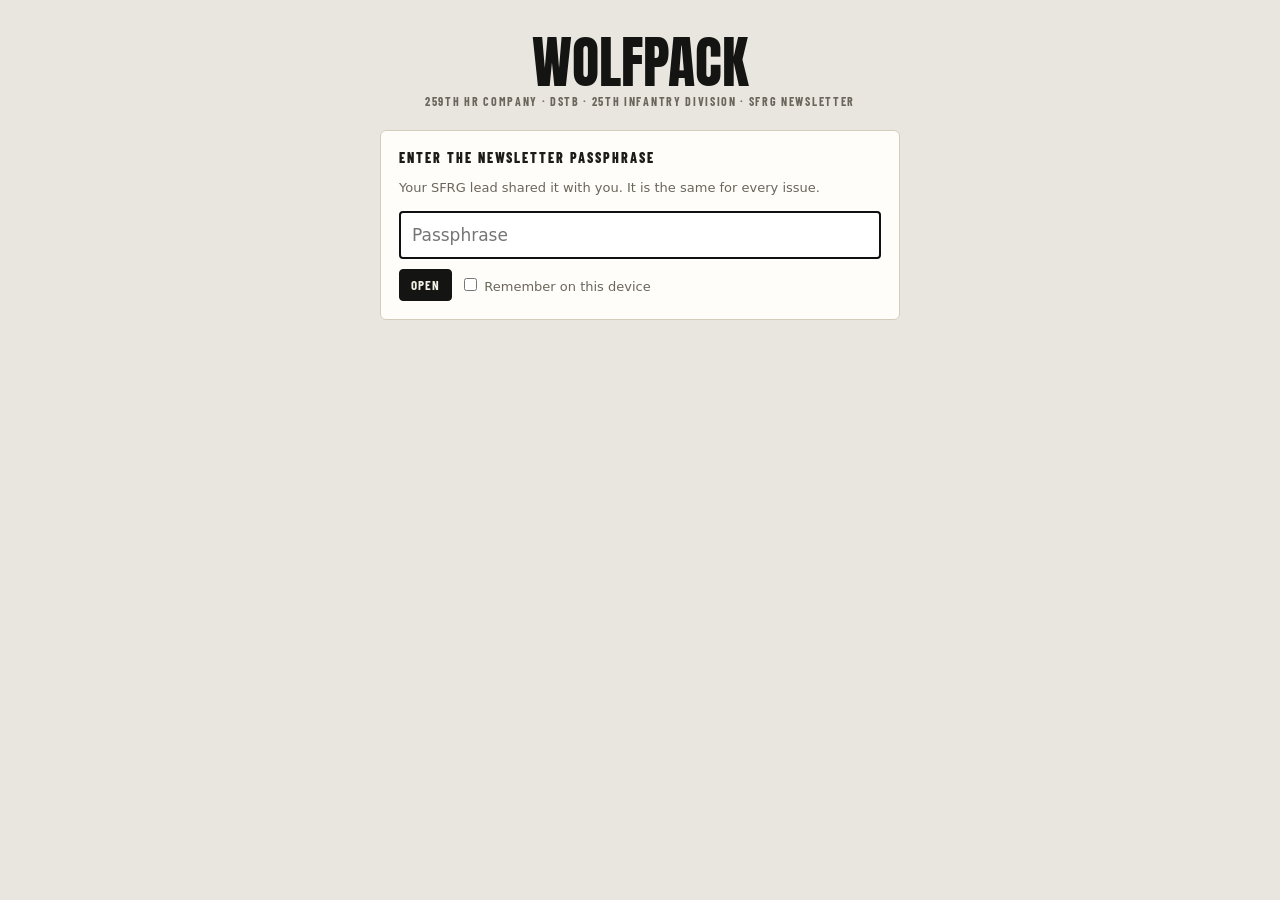
<file: index.html>
<!DOCTYPE html>
<html lang="en">
<head>
<meta charset="utf-8">
<meta name="viewport" content="width=device-width, initial-scale=1">
<meta name="robots" content="noindex, nofollow">
<meta name="theme-color" content="#141412">
<title>Wolfpack Newsletter</title>
<link rel="stylesheet" href="assets/fonts/fonts.css">
<link rel="stylesheet" href="assets/css/wolfpack.css">
<link rel="stylesheet" href="assets/css/ui.css">
</head>
<body class="vw">
<div class="vw-wrap">
  <header class="vw-head ui-noprint">
    <div class="vw-mast">WOLFPACK</div>
    <div class="vw-unit">259th HR Company · DSTB · 25th Infantry Division · SFRG newsletter</div>
  </header>

  <section class="vw-card ui-noprint" id="cardPass" hidden>
    <h2>Enter the newsletter passphrase</h2>
    <p class="ui-note">Your SFRG lead shared it with you. It is the same for every issue.</p>
    <form id="formPass">
      <input type="password" id="pass" autocomplete="current-password" placeholder="Passphrase" required>
      <div id="passErr" style="margin-top:8px"></div>
      <div style="margin-top:10px;display:flex;gap:8px;align-items:center">
        <button class="ui-btn" type="submit">Open</button>
        <label class="ui-note"><input type="checkbox" id="remember"> Remember on this device</label>
      </div>
    </form>
  </section>

  <section class="vw-card ui-noprint" id="cardList" hidden>
    <h2>Issues</h2>
    <ul class="vw-list" id="list"></ul>
    <div class="vw-empty" id="empty" hidden>No issues have been published yet.</div>
    <div style="margin-top:12px;text-align:right"><button class="ui-btn ui-btn--ghost" id="btnLock" type="button" style="background:#fff;color:#1c1b18;border-color:#d6ccbb">Forget passphrase</button></div>
  </section>

  <section id="issue" hidden>
    <div class="vw-tools ui-noprint">
      <button class="ui-btn" id="btnBack" type="button">&larr; All issues</button>
      <button class="ui-btn" id="btnPdf" type="button">Download PDF</button>
      <button class="ui-btn" id="btnEmail" type="button">Email version</button>
    </div>
    <div class="wp-stage vw-stage" id="stage"></div>
  </section>

  <div class="vw-empty ui-noprint" id="loading">Loading…</div>
</div>
<div class="ui-toast" id="toast"></div>

<script src="assets/js/schema.js"></script>
<script src="assets/js/crypto.js"></script>
<script src="assets/js/templates.js"></script>
<script src="assets/js/email.js"></script>
<script src="assets/js/viewer.js"></script>
</body>
</html>
</file>
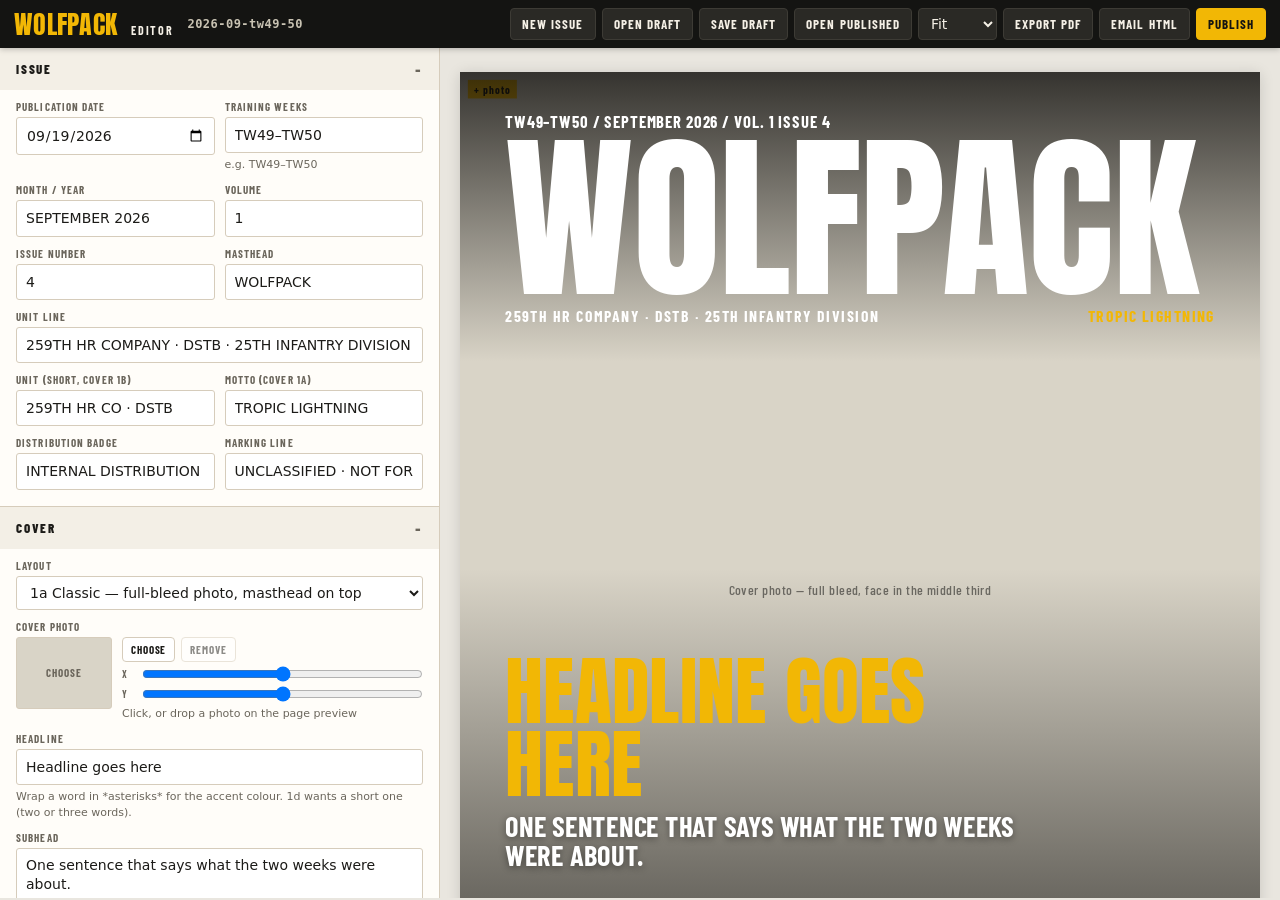
<file: editor/index.html>
<!DOCTYPE html>
<html lang="en">
<head>
<meta charset="utf-8">
<meta name="viewport" content="width=device-width, initial-scale=1">
<meta name="robots" content="noindex">
<title>Wolfpack Editor</title>
<link rel="stylesheet" href="../assets/fonts/fonts.css">
<link rel="stylesheet" href="../assets/css/wolfpack.css">
<link rel="stylesheet" href="../assets/css/ui.css">
</head>
<body class="ed">

<header class="ui-bar ui-noprint">
  <div class="ui-brand">WOLFPACK <span>editor</span></div>
  <span class="ui-id" id="issueId">—</span>
  <div class="ui-actions">
    <button class="ui-btn" id="btnNew" title="Start the next issue from this one (dates and numbers advance two weeks)">New issue</button>
    <button class="ui-btn" id="btnOpen" title="Open a saved draft (.json)">Open draft</button>
    <button class="ui-btn" id="btnSave" title="Download this draft as JSON">Save draft</button>
    <button class="ui-btn" id="btnOpenEnc" title="Open a published issue (.enc) with its passphrase">Open published</button>
    <select class="ui-select" id="zoom" title="Preview zoom">
      <option value="fit">Fit</option><option value="0.5">50%</option><option value="0.75">75%</option><option value="1">100%</option>
    </select>
    <button class="ui-btn" id="btnPdf" title="Print the pages to PDF (Letter, no margins)">Export PDF</button>
    <button class="ui-btn" id="btnEmail" title="Generate the email version">Email HTML</button>
    <button class="ui-btn ui-btn--gold" id="btnPublish" title="Encrypt this issue for the website">Publish</button>
  </div>
</header>

<main class="ed-main">
  <aside class="ed-form ui-noprint">
    <div id="form"></div>
    <div class="ed-status" id="status"></div>
  </aside>
  <section class="ed-preview" id="previewPane">
    <div class="wp-stage" id="stage"></div>
  </section>
</main>

<input type="file" id="fileDraft" accept="application/json,.json" hidden>
<input type="file" id="fileEnc" accept=".enc" hidden>
<input type="file" id="filePhoto" accept="image/*" hidden>

<dialog class="ui-dlg ui-noprint" id="dlgEmail">
  <div class="ui-dlg__head">Email version</div>
  <div class="ui-dlg__body">
    <div class="ui-note">Paste into a new message in Outlook (Insert as HTML) or download the file and open it, select all, copy, and paste into the message body. Gmail web drops the cover image; the text, link and layout survive.</div>
    <textarea id="emailHtml" spellcheck="false"></textarea>
  </div>
  <div class="ui-dlg__foot">
    <button class="ui-btn" id="emailPreview">Preview</button>
    <button class="ui-btn" id="emailDownload">Download .html</button>
    <button class="ui-btn ui-btn--gold" id="emailCopy">Copy HTML</button>
    <button class="ui-btn" data-close>Close</button>
  </div>
</dialog>

<dialog class="ui-dlg ui-noprint" id="dlgPublish">
  <div class="ui-dlg__head">Publish issue</div>
  <div class="ui-dlg__body">
    <div id="pubChecks"></div>
    <div class="ui-note">The issue is encrypted in this browser with the passphrase below. The website and the GitHub repo only ever hold the encrypted file. Families need this same passphrase to read it, so use one passphrase for every issue and share it in person or by text, not in the email.</div>
    <label>Passphrase (10+ characters, not digits only)<input type="password" id="pubPass" autocomplete="off"></label>
    <label>Repeat passphrase<input type="password" id="pubPass2" autocomplete="off"></label>
    <div id="pubResult"></div>
  </div>
  <div class="ui-dlg__foot">
    <button class="ui-btn" data-close>Cancel</button>
    <button class="ui-btn ui-btn--gold" id="pubGo">Encrypt &amp; download</button>
  </div>
</dialog>

<dialog class="ui-dlg ui-noprint" id="dlgPass">
  <div class="ui-dlg__head">Passphrase</div>
  <div class="ui-dlg__body">
    <div class="ui-note" id="passNote">Enter the passphrase this issue was published with.</div>
    <input type="password" id="passIn" autocomplete="off">
    <div id="passErr"></div>
  </div>
  <div class="ui-dlg__foot">
    <button class="ui-btn" data-close>Cancel</button>
    <button class="ui-btn ui-btn--gold" id="passGo">Open</button>
  </div>
</dialog>

<div class="ui-toast" id="toast"></div>

<script src="../assets/js/schema.js"></script>
<script src="../assets/js/crypto.js"></script>
<script src="../assets/js/templates.js"></script>
<script src="../assets/js/photos.js"></script>
<script src="../assets/js/email.js"></script>
<script src="../assets/js/editor.js"></script>
</body>
</html>
</file>
<file: assets/fonts/fonts.css>
/* Self-hosted web fonts extracted from the Wolfpack design export.
 * Anton, Barlow Condensed, IBM Plex Mono and Source Serif 4 are all
 * released under the SIL Open Font License 1.1. */

/* Anton 400 normal - vietnamese */
@font-face {
  font-family: 'Anton';
  font-style: normal;
  font-weight: 400;
  font-display: swap;
  src: url("anton-400-normal-vietnamese.woff2") format('woff2');
  unicode-range: U+0102-0103, U+0110-0111, U+0128-0129, U+0168-0169, U+01A0-01A1, U+01AF-01B0, U+0300-0301, U+0303-0304, U+0308-0309, U+0323, U+0329, U+1EA0-1EF9, U+20AB;
}
/* Anton 400 normal - latin-ext */
@font-face {
  font-family: 'Anton';
  font-style: normal;
  font-weight: 400;
  font-display: swap;
  src: url("anton-400-normal-latin-ext.woff2") format('woff2');
  unicode-range: U+0100-02BA, U+02BD-02C5, U+02C7-02CC, U+02CE-02D7, U+02DD-02FF, U+0304, U+0308, U+0329, U+1D00-1DBF, U+1E00-1E9F, U+1EF2-1EFF, U+2020, U+20A0-20AB, U+20AD-20C0, U+2113, U+2C60-2C7F, U+A720-A7FF;
}
/* Anton 400 normal - latin */
@font-face {
  font-family: 'Anton';
  font-style: normal;
  font-weight: 400;
  font-display: swap;
  src: url("anton-400-normal-latin.woff2") format('woff2');
  unicode-range: U+0000-00FF, U+0131, U+0152-0153, U+02BB-02BC, U+02C6, U+02DA, U+02DC, U+0304, U+0308, U+0329, U+2000-206F, U+20AC, U+2122, U+2191, U+2193, U+2212, U+2215, U+FEFF, U+FFFD;
}
/* Barlow Condensed 500 normal - vietnamese */
@font-face {
  font-family: 'Barlow Condensed';
  font-style: normal;
  font-weight: 500;
  font-display: swap;
  src: url("barlow-condensed-500-normal-vietnamese.woff2") format('woff2');
  unicode-range: U+0102-0103, U+0110-0111, U+0128-0129, U+0168-0169, U+01A0-01A1, U+01AF-01B0, U+0300-0301, U+0303-0304, U+0308-0309, U+0323, U+0329, U+1EA0-1EF9, U+20AB;
}
/* Barlow Condensed 500 normal - latin-ext */
@font-face {
  font-family: 'Barlow Condensed';
  font-style: normal;
  font-weight: 500;
  font-display: swap;
  src: url("barlow-condensed-500-normal-latin-ext.woff2") format('woff2');
  unicode-range: U+0100-02BA, U+02BD-02C5, U+02C7-02CC, U+02CE-02D7, U+02DD-02FF, U+0304, U+0308, U+0329, U+1D00-1DBF, U+1E00-1E9F, U+1EF2-1EFF, U+2020, U+20A0-20AB, U+20AD-20C0, U+2113, U+2C60-2C7F, U+A720-A7FF;
}
/* Barlow Condensed 500 normal - latin */
@font-face {
  font-family: 'Barlow Condensed';
  font-style: normal;
  font-weight: 500;
  font-display: swap;
  src: url("barlow-condensed-500-normal-latin.woff2") format('woff2');
  unicode-range: U+0000-00FF, U+0131, U+0152-0153, U+02BB-02BC, U+02C6, U+02DA, U+02DC, U+0304, U+0308, U+0329, U+2000-206F, U+20AC, U+2122, U+2191, U+2193, U+2212, U+2215, U+FEFF, U+FFFD;
}
/* Barlow Condensed 600 normal - vietnamese */
@font-face {
  font-family: 'Barlow Condensed';
  font-style: normal;
  font-weight: 600;
  font-display: swap;
  src: url("barlow-condensed-600-normal-vietnamese.woff2") format('woff2');
  unicode-range: U+0102-0103, U+0110-0111, U+0128-0129, U+0168-0169, U+01A0-01A1, U+01AF-01B0, U+0300-0301, U+0303-0304, U+0308-0309, U+0323, U+0329, U+1EA0-1EF9, U+20AB;
}
/* Barlow Condensed 600 normal - latin-ext */
@font-face {
  font-family: 'Barlow Condensed';
  font-style: normal;
  font-weight: 600;
  font-display: swap;
  src: url("barlow-condensed-600-normal-latin-ext.woff2") format('woff2');
  unicode-range: U+0100-02BA, U+02BD-02C5, U+02C7-02CC, U+02CE-02D7, U+02DD-02FF, U+0304, U+0308, U+0329, U+1D00-1DBF, U+1E00-1E9F, U+1EF2-1EFF, U+2020, U+20A0-20AB, U+20AD-20C0, U+2113, U+2C60-2C7F, U+A720-A7FF;
}
/* Barlow Condensed 600 normal - latin */
@font-face {
  font-family: 'Barlow Condensed';
  font-style: normal;
  font-weight: 600;
  font-display: swap;
  src: url("barlow-condensed-600-normal-latin.woff2") format('woff2');
  unicode-range: U+0000-00FF, U+0131, U+0152-0153, U+02BB-02BC, U+02C6, U+02DA, U+02DC, U+0304, U+0308, U+0329, U+2000-206F, U+20AC, U+2122, U+2191, U+2193, U+2212, U+2215, U+FEFF, U+FFFD;
}
/* Barlow Condensed 700 normal - vietnamese */
@font-face {
  font-family: 'Barlow Condensed';
  font-style: normal;
  font-weight: 700;
  font-display: swap;
  src: url("barlow-condensed-700-normal-vietnamese.woff2") format('woff2');
  unicode-range: U+0102-0103, U+0110-0111, U+0128-0129, U+0168-0169, U+01A0-01A1, U+01AF-01B0, U+0300-0301, U+0303-0304, U+0308-0309, U+0323, U+0329, U+1EA0-1EF9, U+20AB;
}
/* Barlow Condensed 700 normal - latin-ext */
@font-face {
  font-family: 'Barlow Condensed';
  font-style: normal;
  font-weight: 700;
  font-display: swap;
  src: url("barlow-condensed-700-normal-latin-ext.woff2") format('woff2');
  unicode-range: U+0100-02BA, U+02BD-02C5, U+02C7-02CC, U+02CE-02D7, U+02DD-02FF, U+0304, U+0308, U+0329, U+1D00-1DBF, U+1E00-1E9F, U+1EF2-1EFF, U+2020, U+20A0-20AB, U+20AD-20C0, U+2113, U+2C60-2C7F, U+A720-A7FF;
}
/* Barlow Condensed 700 normal - latin */
@font-face {
  font-family: 'Barlow Condensed';
  font-style: normal;
  font-weight: 700;
  font-display: swap;
  src: url("barlow-condensed-700-normal-latin.woff2") format('woff2');
  unicode-range: U+0000-00FF, U+0131, U+0152-0153, U+02BB-02BC, U+02C6, U+02DA, U+02DC, U+0304, U+0308, U+0329, U+2000-206F, U+20AC, U+2122, U+2191, U+2193, U+2212, U+2215, U+FEFF, U+FFFD;
}
/* Barlow Condensed 800 normal - vietnamese */
@font-face {
  font-family: 'Barlow Condensed';
  font-style: normal;
  font-weight: 800;
  font-display: swap;
  src: url("barlow-condensed-800-normal-vietnamese.woff2") format('woff2');
  unicode-range: U+0102-0103, U+0110-0111, U+0128-0129, U+0168-0169, U+01A0-01A1, U+01AF-01B0, U+0300-0301, U+0303-0304, U+0308-0309, U+0323, U+0329, U+1EA0-1EF9, U+20AB;
}
/* Barlow Condensed 800 normal - latin-ext */
@font-face {
  font-family: 'Barlow Condensed';
  font-style: normal;
  font-weight: 800;
  font-display: swap;
  src: url("barlow-condensed-800-normal-latin-ext.woff2") format('woff2');
  unicode-range: U+0100-02BA, U+02BD-02C5, U+02C7-02CC, U+02CE-02D7, U+02DD-02FF, U+0304, U+0308, U+0329, U+1D00-1DBF, U+1E00-1E9F, U+1EF2-1EFF, U+2020, U+20A0-20AB, U+20AD-20C0, U+2113, U+2C60-2C7F, U+A720-A7FF;
}
/* Barlow Condensed 800 normal - latin */
@font-face {
  font-family: 'Barlow Condensed';
  font-style: normal;
  font-weight: 800;
  font-display: swap;
  src: url("barlow-condensed-800-normal-latin.woff2") format('woff2');
  unicode-range: U+0000-00FF, U+0131, U+0152-0153, U+02BB-02BC, U+02C6, U+02DA, U+02DC, U+0304, U+0308, U+0329, U+2000-206F, U+20AC, U+2122, U+2191, U+2193, U+2212, U+2215, U+FEFF, U+FFFD;
}
/* IBM Plex Mono 500 normal - cyrillic-ext */
@font-face {
  font-family: 'IBM Plex Mono';
  font-style: normal;
  font-weight: 500;
  font-display: swap;
  src: url("ibm-plex-mono-500-normal-cyrillic-ext.woff2") format('woff2');
  unicode-range: U+0460-052F, U+1C80-1C8A, U+20B4, U+2DE0-2DFF, U+A640-A69F, U+FE2E-FE2F;
}
/* IBM Plex Mono 500 normal - cyrillic */
@font-face {
  font-family: 'IBM Plex Mono';
  font-style: normal;
  font-weight: 500;
  font-display: swap;
  src: url("ibm-plex-mono-500-normal-cyrillic.woff2") format('woff2');
  unicode-range: U+0301, U+0400-045F, U+0490-0491, U+04B0-04B1, U+2116;
}
/* IBM Plex Mono 500 normal - vietnamese */
@font-face {
  font-family: 'IBM Plex Mono';
  font-style: normal;
  font-weight: 500;
  font-display: swap;
  src: url("ibm-plex-mono-500-normal-vietnamese.woff2") format('woff2');
  unicode-range: U+0102-0103, U+0110-0111, U+0128-0129, U+0168-0169, U+01A0-01A1, U+01AF-01B0, U+0300-0301, U+0303-0304, U+0308-0309, U+0323, U+0329, U+1EA0-1EF9, U+20AB;
}
/* IBM Plex Mono 500 normal - latin-ext */
@font-face {
  font-family: 'IBM Plex Mono';
  font-style: normal;
  font-weight: 500;
  font-display: swap;
  src: url("ibm-plex-mono-500-normal-latin-ext.woff2") format('woff2');
  unicode-range: U+0100-02BA, U+02BD-02C5, U+02C7-02CC, U+02CE-02D7, U+02DD-02FF, U+0304, U+0308, U+0329, U+1D00-1DBF, U+1E00-1E9F, U+1EF2-1EFF, U+2020, U+20A0-20AB, U+20AD-20C0, U+2113, U+2C60-2C7F, U+A720-A7FF;
}
/* IBM Plex Mono 500 normal - latin */
@font-face {
  font-family: 'IBM Plex Mono';
  font-style: normal;
  font-weight: 500;
  font-display: swap;
  src: url("ibm-plex-mono-500-normal-latin.woff2") format('woff2');
  unicode-range: U+0000-00FF, U+0131, U+0152-0153, U+02BB-02BC, U+02C6, U+02DA, U+02DC, U+0304, U+0308, U+0329, U+2000-206F, U+20AC, U+2122, U+2191, U+2193, U+2212, U+2215, U+FEFF, U+FFFD;
}
/* IBM Plex Mono 600 normal - cyrillic-ext */
@font-face {
  font-family: 'IBM Plex Mono';
  font-style: normal;
  font-weight: 600;
  font-display: swap;
  src: url("ibm-plex-mono-600-normal-cyrillic-ext.woff2") format('woff2');
  unicode-range: U+0460-052F, U+1C80-1C8A, U+20B4, U+2DE0-2DFF, U+A640-A69F, U+FE2E-FE2F;
}
/* IBM Plex Mono 600 normal - cyrillic */
@font-face {
  font-family: 'IBM Plex Mono';
  font-style: normal;
  font-weight: 600;
  font-display: swap;
  src: url("ibm-plex-mono-600-normal-cyrillic.woff2") format('woff2');
  unicode-range: U+0301, U+0400-045F, U+0490-0491, U+04B0-04B1, U+2116;
}
/* IBM Plex Mono 600 normal - vietnamese */
@font-face {
  font-family: 'IBM Plex Mono';
  font-style: normal;
  font-weight: 600;
  font-display: swap;
  src: url("ibm-plex-mono-600-normal-vietnamese.woff2") format('woff2');
  unicode-range: U+0102-0103, U+0110-0111, U+0128-0129, U+0168-0169, U+01A0-01A1, U+01AF-01B0, U+0300-0301, U+0303-0304, U+0308-0309, U+0323, U+0329, U+1EA0-1EF9, U+20AB;
}
/* IBM Plex Mono 600 normal - latin-ext */
@font-face {
  font-family: 'IBM Plex Mono';
  font-style: normal;
  font-weight: 600;
  font-display: swap;
  src: url("ibm-plex-mono-600-normal-latin-ext.woff2") format('woff2');
  unicode-range: U+0100-02BA, U+02BD-02C5, U+02C7-02CC, U+02CE-02D7, U+02DD-02FF, U+0304, U+0308, U+0329, U+1D00-1DBF, U+1E00-1E9F, U+1EF2-1EFF, U+2020, U+20A0-20AB, U+20AD-20C0, U+2113, U+2C60-2C7F, U+A720-A7FF;
}
/* IBM Plex Mono 600 normal - latin */
@font-face {
  font-family: 'IBM Plex Mono';
  font-style: normal;
  font-weight: 600;
  font-display: swap;
  src: url("ibm-plex-mono-600-normal-latin.woff2") format('woff2');
  unicode-range: U+0000-00FF, U+0131, U+0152-0153, U+02BB-02BC, U+02C6, U+02DA, U+02DC, U+0304, U+0308, U+0329, U+2000-206F, U+20AC, U+2122, U+2191, U+2193, U+2212, U+2215, U+FEFF, U+FFFD;
}
/* Source Serif 4 400 italic - cyrillic-ext */
@font-face {
  font-family: 'Source Serif 4';
  font-style: italic;
  font-weight: 400;
  font-display: swap;
  src: url("source-serif-4-400-italic-cyrillic-ext.woff2") format('woff2');
  unicode-range: U+0460-052F, U+1C80-1C8A, U+20B4, U+2DE0-2DFF, U+A640-A69F, U+FE2E-FE2F;
}
/* Source Serif 4 400 italic - cyrillic */
@font-face {
  font-family: 'Source Serif 4';
  font-style: italic;
  font-weight: 400;
  font-display: swap;
  src: url("source-serif-4-400-italic-cyrillic.woff2") format('woff2');
  unicode-range: U+0301, U+0400-045F, U+0490-0491, U+04B0-04B1, U+2116;
}
/* Source Serif 4 400 italic - greek */
@font-face {
  font-family: 'Source Serif 4';
  font-style: italic;
  font-weight: 400;
  font-display: swap;
  src: url("source-serif-4-400-italic-greek.woff2") format('woff2');
  unicode-range: U+0370-0377, U+037A-037F, U+0384-038A, U+038C, U+038E-03A1, U+03A3-03FF;
}
/* Source Serif 4 400 italic - vietnamese */
@font-face {
  font-family: 'Source Serif 4';
  font-style: italic;
  font-weight: 400;
  font-display: swap;
  src: url("source-serif-4-400-italic-vietnamese.woff2") format('woff2');
  unicode-range: U+0102-0103, U+0110-0111, U+0128-0129, U+0168-0169, U+01A0-01A1, U+01AF-01B0, U+0300-0301, U+0303-0304, U+0308-0309, U+0323, U+0329, U+1EA0-1EF9, U+20AB;
}
/* Source Serif 4 400 italic - latin-ext */
@font-face {
  font-family: 'Source Serif 4';
  font-style: italic;
  font-weight: 400;
  font-display: swap;
  src: url("source-serif-4-400-italic-latin-ext.woff2") format('woff2');
  unicode-range: U+0100-02BA, U+02BD-02C5, U+02C7-02CC, U+02CE-02D7, U+02DD-02FF, U+0304, U+0308, U+0329, U+1D00-1DBF, U+1E00-1E9F, U+1EF2-1EFF, U+2020, U+20A0-20AB, U+20AD-20C0, U+2113, U+2C60-2C7F, U+A720-A7FF;
}
/* Source Serif 4 400 italic - latin */
@font-face {
  font-family: 'Source Serif 4';
  font-style: italic;
  font-weight: 400;
  font-display: swap;
  src: url("source-serif-4-400-italic-latin.woff2") format('woff2');
  unicode-range: U+0000-00FF, U+0131, U+0152-0153, U+02BB-02BC, U+02C6, U+02DA, U+02DC, U+0304, U+0308, U+0329, U+2000-206F, U+20AC, U+2122, U+2191, U+2193, U+2212, U+2215, U+FEFF, U+FFFD;
}
/* Source Serif 4 400 normal - cyrillic-ext */
@font-face {
  font-family: 'Source Serif 4';
  font-style: normal;
  font-weight: 400;
  font-display: swap;
  src: url("source-serif-4-400-normal-cyrillic-ext.woff2") format('woff2');
  unicode-range: U+0460-052F, U+1C80-1C8A, U+20B4, U+2DE0-2DFF, U+A640-A69F, U+FE2E-FE2F;
}
/* Source Serif 4 400 normal - cyrillic */
@font-face {
  font-family: 'Source Serif 4';
  font-style: normal;
  font-weight: 400;
  font-display: swap;
  src: url("source-serif-4-400-normal-cyrillic.woff2") format('woff2');
  unicode-range: U+0301, U+0400-045F, U+0490-0491, U+04B0-04B1, U+2116;
}
/* Source Serif 4 400 normal - greek */
@font-face {
  font-family: 'Source Serif 4';
  font-style: normal;
  font-weight: 400;
  font-display: swap;
  src: url("source-serif-4-400-normal-greek.woff2") format('woff2');
  unicode-range: U+0370-0377, U+037A-037F, U+0384-038A, U+038C, U+038E-03A1, U+03A3-03FF;
}
/* Source Serif 4 400 normal - vietnamese */
@font-face {
  font-family: 'Source Serif 4';
  font-style: normal;
  font-weight: 400;
  font-display: swap;
  src: url("source-serif-4-400-normal-vietnamese.woff2") format('woff2');
  unicode-range: U+0102-0103, U+0110-0111, U+0128-0129, U+0168-0169, U+01A0-01A1, U+01AF-01B0, U+0300-0301, U+0303-0304, U+0308-0309, U+0323, U+0329, U+1EA0-1EF9, U+20AB;
}
/* Source Serif 4 400 normal - latin-ext */
@font-face {
  font-family: 'Source Serif 4';
  font-style: normal;
  font-weight: 400;
  font-display: swap;
  src: url("source-serif-4-400-normal-latin-ext.woff2") format('woff2');
  unicode-range: U+0100-02BA, U+02BD-02C5, U+02C7-02CC, U+02CE-02D7, U+02DD-02FF, U+0304, U+0308, U+0329, U+1D00-1DBF, U+1E00-1E9F, U+1EF2-1EFF, U+2020, U+20A0-20AB, U+20AD-20C0, U+2113, U+2C60-2C7F, U+A720-A7FF;
}
/* Source Serif 4 400 normal - latin */
@font-face {
  font-family: 'Source Serif 4';
  font-style: normal;
  font-weight: 400;
  font-display: swap;
  src: url("source-serif-4-400-normal-latin.woff2") format('woff2');
  unicode-range: U+0000-00FF, U+0131, U+0152-0153, U+02BB-02BC, U+02C6, U+02DA, U+02DC, U+0304, U+0308, U+0329, U+2000-206F, U+20AC, U+2122, U+2191, U+2193, U+2212, U+2215, U+FEFF, U+FFFD;
}
/* Source Serif 4 600 normal - cyrillic-ext */
@font-face {
  font-family: 'Source Serif 4';
  font-style: normal;
  font-weight: 600;
  font-display: swap;
  src: url("source-serif-4-600-normal-cyrillic-ext.woff2") format('woff2');
  unicode-range: U+0460-052F, U+1C80-1C8A, U+20B4, U+2DE0-2DFF, U+A640-A69F, U+FE2E-FE2F;
}
/* Source Serif 4 600 normal - cyrillic */
@font-face {
  font-family: 'Source Serif 4';
  font-style: normal;
  font-weight: 600;
  font-display: swap;
  src: url("source-serif-4-600-normal-cyrillic.woff2") format('woff2');
  unicode-range: U+0301, U+0400-045F, U+0490-0491, U+04B0-04B1, U+2116;
}
/* Source Serif 4 600 normal - greek */
@font-face {
  font-family: 'Source Serif 4';
  font-style: normal;
  font-weight: 600;
  font-display: swap;
  src: url("source-serif-4-600-normal-greek.woff2") format('woff2');
  unicode-range: U+0370-0377, U+037A-037F, U+0384-038A, U+038C, U+038E-03A1, U+03A3-03FF;
}
/* Source Serif 4 600 normal - vietnamese */
@font-face {
  font-family: 'Source Serif 4';
  font-style: normal;
  font-weight: 600;
  font-display: swap;
  src: url("source-serif-4-600-normal-vietnamese.woff2") format('woff2');
  unicode-range: U+0102-0103, U+0110-0111, U+0128-0129, U+0168-0169, U+01A0-01A1, U+01AF-01B0, U+0300-0301, U+0303-0304, U+0308-0309, U+0323, U+0329, U+1EA0-1EF9, U+20AB;
}
/* Source Serif 4 600 normal - latin-ext */
@font-face {
  font-family: 'Source Serif 4';
  font-style: normal;
  font-weight: 600;
  font-display: swap;
  src: url("source-serif-4-600-normal-latin-ext.woff2") format('woff2');
  unicode-range: U+0100-02BA, U+02BD-02C5, U+02C7-02CC, U+02CE-02D7, U+02DD-02FF, U+0304, U+0308, U+0329, U+1D00-1DBF, U+1E00-1E9F, U+1EF2-1EFF, U+2020, U+20A0-20AB, U+20AD-20C0, U+2113, U+2C60-2C7F, U+A720-A7FF;
}
/* Source Serif 4 600 normal - latin */
@font-face {
  font-family: 'Source Serif 4';
  font-style: normal;
  font-weight: 600;
  font-display: swap;
  src: url("source-serif-4-600-normal-latin.woff2") format('woff2');
  unicode-range: U+0000-00FF, U+0131, U+0152-0153, U+02BB-02BC, U+02C6, U+02DA, U+02DC, U+0304, U+0308, U+0329, U+2000-206F, U+20AC, U+2122, U+2191, U+2193, U+2212, U+2215, U+FEFF, U+FFFD;
}
</file>
<file: assets/css/wolfpack.css>
/* WOLFPACK newsletter — page design.
 * Ported from the Claude Design export; every size/colour below matches it.
 * Pages are Letter at 96 dpi: 816 × 1056 px.
 */

:root {
  --wp-paper: #f3efe6;
  --wp-ink: #141412;
  --wp-dark: #1b1a17;
  --wp-gold: #f2b705;
  --wp-red: #b3261e;
  --wp-canvas: #e9e6df;
  --wp-slot: #d9d4c7;
  --wp-anton: 'Anton', Impact, 'Arial Narrow Bold', sans-serif;
  --wp-cond: 'Barlow Condensed', 'Arial Narrow', sans-serif;
  --wp-mono: 'IBM Plex Mono', ui-monospace, Menlo, monospace;
  --wp-serif: 'Source Serif 4', Georgia, serif;
  --wp-scale: 1;
}

/* ---- stage / scaling ---------------------------------------------------- */
.wp-stage { display: flex; flex-direction: column; align-items: center; gap: 24px; }
.wp-page-wrap { width: calc(816px * var(--wp-scale)); height: calc(1056px * var(--wp-scale)); position: relative; flex: none; }
.wp-page-wrap .wp-page { transform: scale(var(--wp-scale)); transform-origin: top left; box-shadow: 0 2px 14px rgba(0,0,0,.14); }

.wp-page {
  position: relative; width: 816px; height: 1056px; overflow: hidden;
  background: var(--wp-paper); color: var(--wp-ink);
  font-family: var(--wp-cond); -webkit-font-smoothing: antialiased;
  box-sizing: border-box;
}
.wp-page *, .wp-page *::before, .wp-page *::after { box-sizing: border-box; }
.wp-page p { margin: 0; }
.wp-page p + p { margin-top: 10px; }
.wp-page--dark { background: var(--wp-dark); color: #fff; }
.wp-accent { color: var(--wp-red); font-style: normal; }
.wp-page--dark .wp-accent, .wp-on-dark .wp-accent { color: var(--wp-gold); }

/* ---- photo slots -------------------------------------------------------- */
.wp-slot { position: absolute; inset: 0; background: var(--wp-slot); overflow: hidden; }
.wp-slot img { display: block; width: 100%; height: 100%; object-fit: cover; object-position: 50% 50%; }
.wp-slot__ph {
  position: absolute; inset: 0; display: flex; align-items: center; justify-content: center; text-align: center;
  padding: 16px; font: 500 14px/1.3 var(--wp-cond); color: rgba(20,20,18,.55); letter-spacing: .04em;
}
.wp-slot--editing { cursor: pointer; outline: 2px dashed transparent; outline-offset: -2px; }
.wp-slot--editing:hover, .wp-slot--over { outline-color: var(--wp-gold); }
.wp-slot--editing.wp-slot--empty::after { content: "+ photo"; position: absolute; left: 8px; top: 8px; font: 700 11px var(--wp-cond); letter-spacing: .1em; background: var(--wp-gold); color: var(--wp-ink); padding: 3px 6px; }

/* ---- shared parts ------------------------------------------------------- */
.wp-folio {
  display: flex; justify-content: space-between; margin: 30px 48px 0; padding-bottom: 8px;
  border-bottom: 1px solid var(--wp-ink); font: 700 13px var(--wp-cond); letter-spacing: .12em;
}
.wp-page--dark .wp-folio { border-bottom-color: rgba(255,255,255,.5); }
.wp-kicker { font: 600 12px var(--wp-mono); letter-spacing: .08em; color: var(--wp-red); }
.wp-page--dark .wp-kicker { color: var(--wp-gold); }
.wp-tag { font: 600 11px var(--wp-mono); color: var(--wp-red); letter-spacing: .06em; }
.wp-badge { background: var(--wp-gold); color: var(--wp-ink); font: 800 13px var(--wp-cond); letter-spacing: .12em; padding: 5px 10px; }
.wp-marking { color: #fff; font: 600 11px var(--wp-mono); letter-spacing: .06em; }
.wp-gold { color: var(--wp-gold); }
.wp-dim { color: rgba(255,255,255,.7); }
.wp-pretty { text-wrap: pretty; }

/* ======================================================================= */
/* COVER 1a — Classic: full-bleed photo, masthead on top                    */
/* ======================================================================= */
.c1a { background: var(--wp-dark); color: #fff; }
.c1a__photo { position: absolute; inset: 0; }
.c1a__grad { position: absolute; inset: 0; pointer-events: none;
  background: linear-gradient(180deg, rgba(12,11,9,.8) 0%, rgba(12,11,9,0) 28%, rgba(12,11,9,0) 48%, rgba(12,11,9,.88) 100%); }
.c1a__head { position: absolute; left: 46px; right: 46px; top: 40px; pointer-events: none; color: #fff; }
.c1a__issue { font: 700 17px var(--wp-cond); letter-spacing: .06em; }
.c1a__mast { font: 400 184px/0.92 var(--wp-anton); letter-spacing: -0.005em; margin-top: 4px; white-space: nowrap; }
.c1a__unit { display: flex; justify-content: space-between; font: 700 16px var(--wp-cond); letter-spacing: .1em; margin-top: 6px; }
.c1a__story { position: absolute; left: 46px; bottom: 140px; width: 520px; pointer-events: none; color: #fff; }
.c1a__hl { font: 400 78px/0.95 var(--wp-anton); color: var(--wp-gold); text-transform: uppercase; }
.c1a__hl .wp-accent { color: #fff; }
.c1a__sub { font: 700 29px/1.05 var(--wp-cond); text-transform: uppercase; margin-top: 12px; text-shadow: 0 2px 8px rgba(0,0,0,.4); }
.c1a__tw-label { font: 400 38px/1 var(--wp-anton); color: var(--wp-gold); margin-top: 34px; }
.c1a__tw { font: 700 24px/1.05 var(--wp-cond); text-transform: uppercase; margin-top: 4px; }
.c1a__foot { position: absolute; left: 46px; bottom: 40px; pointer-events: none; display: flex; flex-direction: column; align-items: flex-start; gap: 4px; }

/* ======================================================================= */
/* COVER 1b — Banded: black head, paper foot, 3 coverlines                  */
/* ======================================================================= */
.c1b { background: var(--wp-paper); display: flex; flex-direction: column; }
.c1b__band { background: var(--wp-ink); color: #fff; padding: 30px 44px 22px; display: flex; align-items: flex-end; justify-content: space-between; gap: 20px; }
/* 140px (design: 150px) so the right-hand meta block never wraps beside it. */
.c1b__mast { font: 400 140px/0.86 var(--wp-anton); color: var(--wp-gold); white-space: nowrap; }
.c1b__meta { text-align: right; font: 700 15px/1.3 var(--wp-cond); letter-spacing: .08em; padding-bottom: 6px; white-space: nowrap; flex: none; }
.c1b__rule { height: 6px; background: var(--wp-red); }
.c1b__photo { position: relative; flex: 1; min-height: 0; }
.c1b__foot { padding: 26px 44px 32px; color: var(--wp-ink); }
.c1b__hl { font: 400 62px/0.95 var(--wp-anton); text-transform: uppercase; }
.c1b__lines { display: grid; grid-template-columns: repeat(3, minmax(0,1fr)); gap: 24px; margin-top: 20px; border-top: 2px solid var(--wp-ink); padding-top: 14px; }
.c1b__line-text { font: 700 21px/1.05 var(--wp-cond); text-transform: uppercase; margin-top: 4px; }

/* ======================================================================= */
/* COVER 1c — Vertical: masthead up the spine, giant week numerals          */
/* ======================================================================= */
.c1c { background: var(--wp-dark); color: #fff; }
.c1c__photo { position: absolute; inset: 0; }
.c1c__grad { position: absolute; inset: 0; pointer-events: none;
  background: linear-gradient(90deg, rgba(12,11,9,.82) 0%, rgba(12,11,9,.1) 38%, rgba(12,11,9,0) 60%),
              linear-gradient(0deg, rgba(12,11,9,.8) 0%, rgba(12,11,9,0) 40%); }
.c1c__mast { position: absolute; left: 22px; top: 36px; bottom: 36px; writing-mode: vertical-rl; transform: rotate(180deg);
  font: 400 178px/0.9 var(--wp-anton); width: 170px; overflow: visible; color: var(--wp-gold); pointer-events: none; text-align: right; }
.c1c__meta { position: absolute; right: 44px; top: 40px; text-align: right; color: #fff; font: 700 16px/1.35 var(--wp-cond); letter-spacing: .1em; pointer-events: none; }
.c1c__story { position: absolute; left: 230px; bottom: 250px; width: 300px; color: #fff; pointer-events: none; }
.c1c__kicker { font: 600 12px var(--wp-mono); letter-spacing: .08em; color: var(--wp-gold); }
.c1c__hl { font: 400 50px/0.95 var(--wp-anton); text-transform: uppercase; margin-top: 8px; }
.c1c__sub { font: 600 19px/1.15 var(--wp-cond); margin-top: 10px; color: rgba(255,255,255,.88); }
.c1c__num { position: absolute; right: 36px; bottom: 30px; text-align: right; pointer-events: none; }
.c1c__num-label { font: 600 12px var(--wp-mono); letter-spacing: .1em; color: #fff; }
.c1c__num-big { font: 400 210px/0.85 var(--wp-anton); color: transparent; -webkit-text-stroke: 2px #fff; }

/* ======================================================================= */
/* COVER 1d — Paper: red masthead, framed photo, contents on the cover      */
/* ======================================================================= */
.c1d { background: var(--wp-paper); color: var(--wp-ink); }
.c1d__head { position: absolute; left: 40px; right: 40px; top: 30px; }
.c1d__mast { font: 400 190px/0.88 var(--wp-anton); color: var(--wp-red); letter-spacing: -0.01em; white-space: nowrap; }
.c1d__rule { display: flex; justify-content: space-between; border-top: 3px solid var(--wp-ink); border-bottom: 1px solid var(--wp-ink); padding: 7px 0; margin-top: 10px; font: 700 15px var(--wp-cond); letter-spacing: .1em; }
.c1d__photo { position: absolute; left: 338px; top: 292px; width: 438px; height: 640px; }
.c1d__toc { position: absolute; left: 40px; top: 300px; width: 266px; display: flex; flex-direction: column; gap: 22px; }
.c1d__toc-num { font: 400 40px/1 var(--wp-anton); color: var(--wp-red); }
.c1d__toc-title { font: 800 21px/1.05 var(--wp-cond); text-transform: uppercase; margin-top: 4px; }
.c1d__toc-blurb { font: 400 15px/1.35 var(--wp-serif); margin-top: 4px; }
.c1d__foot { position: absolute; left: 40px; bottom: 34px; max-width: 736px; pointer-events: none; }
.c1d__foot span { font: 400 104px/0.9 var(--wp-anton); text-transform: uppercase; background: var(--wp-gold); padding: 4px 14px 0;
  box-decoration-break: clone; -webkit-box-decoration-break: clone; }
.c1d__foot--long span { font-size: 72px; }

/* ======================================================================= */
/* p.2 — Commander's Summary + Forward Ops                                  */
/* ======================================================================= */
.p2 { display: flex; flex-direction: column; }
.p2__head { padding: 28px 48px 0; }
.p2__hl { font: 400 84px/0.92 var(--wp-anton); text-transform: uppercase; margin-top: 10px; }
.p2__hl--long { font-size: 64px; }
.p2__deck { font: italic 400 21px/1.35 var(--wp-serif); margin-top: 14px; max-width: 600px; text-wrap: pretty; }
.p2__cols { display: grid; grid-template-columns: minmax(0,1.55fr) minmax(0,1fr); gap: 36px; padding: 26px 48px 0; }
.p2__body { font: 400 16px/1.6 var(--wp-serif); text-wrap: pretty; }
.p2__body .wp-dropcap { float: left; font: 400 76px/0.8 var(--wp-anton); color: var(--wp-red); margin: 6px 10px 0 0; }
.p2__list-head { font: 800 14px var(--wp-cond); letter-spacing: .12em; border-bottom: 3px solid var(--wp-ink); padding-bottom: 6px; }
.p2__list { display: flex; flex-direction: column; }
.p2__item { display: flex; gap: 12px; align-items: baseline; border-bottom: 1px solid rgba(20,20,18,.2); padding: 8px 0; font: 700 19px var(--wp-cond); text-transform: uppercase; }
.p2__item:last-child { border-bottom: 0; }
.p2__quote { margin: 24px 48px 0; border-left: 6px solid var(--wp-gold); padding: 2px 0 2px 20px; font: 400 30px/1.12 var(--wp-anton); text-transform: uppercase; text-wrap: pretty; }
.p2__fwd { margin-top: auto; background: var(--wp-ink); color: #fff; display: grid; grid-template-columns: 240px minmax(0,1fr); min-height: 220px; }
.p2__fwd-photo { position: relative; }
.p2__fwd-text { padding: 26px 48px 26px 30px; }
.p2__fwd-kicker { font: 600 12px var(--wp-mono); letter-spacing: .08em; color: var(--wp-gold); }
.p2__fwd-title { font: 400 40px/1 var(--wp-anton); text-transform: uppercase; margin-top: 8px; }
.p2__fwd-body { font: 400 16px/1.55 var(--wp-serif); margin-top: 10px; color: rgba(255,255,255,.88); text-wrap: pretty; }

/* ======================================================================= */
/* p.3 — In the Field photo grid                                            */
/* ======================================================================= */
.p3 { display: flex; flex-direction: column; }
.p3__head { display: flex; align-items: flex-end; justify-content: space-between; padding: 14px 48px 12px; }
.p3__hl { font: 400 54px/0.92 var(--wp-anton); text-transform: uppercase; margin-top: 6px; }
.p3__grid { flex: 1; min-height: 0; display: grid; grid-template-columns: repeat(2, minmax(0,1fr)); grid-template-rows: repeat(3, minmax(0,1fr)); gap: 12px 22px; padding: 0 48px 28px; }
.p3__grid--rows2 { grid-template-rows: repeat(2, minmax(0,1fr)); }
.p3__grid--rows1 { grid-template-rows: minmax(0,1fr); }
.p3__grid--cols1 { grid-template-columns: minmax(0,1fr); }
.p3__cell { display: flex; flex-direction: column; gap: 8px; min-height: 0; }
.p3__cell-photo { position: relative; flex: 1; min-height: 0; }
.p3__cap { font: 400 13px/1.35 var(--wp-serif); }
.p3__cap b { font: 800 13px var(--wp-cond); letter-spacing: .06em; color: var(--wp-red); }

/* ======================================================================= */
/* p.4 — Command asks + priorities (dark)                                   */
/* ======================================================================= */
.p4 { background: var(--wp-ink); color: #fff; display: flex; flex-direction: column; }
.p4__head { padding: 28px 48px 0; }
.p4__hl { font: 400 76px/0.92 var(--wp-anton); text-transform: uppercase; margin-top: 10px; }
.p4__asks { display: grid; grid-template-columns: minmax(0,1fr) minmax(0,1.7fr); gap: 0; margin: 30px 48px 0; border-top: 3px solid var(--wp-gold); }
.p4__ask-l { padding: 20px 24px 20px 0; border-right: 1px solid rgba(255,255,255,.2); }
.p4__ask-r { padding: 20px 0 20px 28px; }
.p4__ask-label { font: 800 14px var(--wp-cond); letter-spacing: .12em; color: rgba(255,255,255,.75); }
.p4__ask-big { font: 400 96px/0.9 var(--wp-anton); color: var(--wp-gold); margin-top: 10px; }
.p4__ask-small { font: 600 13px var(--wp-mono); color: rgba(255,255,255,.75); margin-top: 6px; }
.p4__ask-title { font: 400 34px/1 var(--wp-anton); text-transform: uppercase; margin-top: 10px; }
.p4__ask-body { font: 400 16px/1.55 var(--wp-serif); margin-top: 10px; color: rgba(255,255,255,.88); text-wrap: pretty; }
.p4__pri-head { margin: 34px 48px 0; font: 800 14px var(--wp-cond); letter-spacing: .12em; color: var(--wp-gold); }
.p4__pri { margin: 12px 48px 0; display: flex; flex-direction: column; }
.p4__pri-row { display: grid; grid-template-columns: 130px minmax(0,1fr); align-items: center; border-top: 1px solid rgba(255,255,255,.2); padding: 12px 0; }
.p4__pri-row:last-child { border-bottom: 1px solid rgba(255,255,255,.2); }
.p4__pri-num { font: 400 84px/0.9 var(--wp-anton); color: transparent; -webkit-text-stroke: 1.5px var(--wp-gold); }
.p4__pri-text { font: 400 36px/1 var(--wp-anton); text-transform: uppercase; }
.p4__pri-text small { font: 700 20px var(--wp-cond); color: rgba(255,255,255,.7); text-transform: none; }

/* ======================================================================= */
/* p.5 — Top Wolf                                                           */
/* ======================================================================= */
.p5 { display: grid; grid-template-columns: 360px minmax(0,1fr); }
.p5__photo { position: relative; }
.p5__ribbon { position: absolute; left: 0; right: 0; bottom: 0; background: var(--wp-red); color: #fff; padding: 14px 22px; pointer-events: none; font: 800 15px var(--wp-cond); letter-spacing: .12em; }
.p5__col { display: flex; flex-direction: column; padding: 30px 48px 40px 40px; min-height: 0; }
.p5__col .wp-folio { margin: 0; }
.p5__col .wp-kicker { margin-top: 28px; }
.p5__name { font: 400 150px/0.86 var(--wp-anton); text-transform: uppercase; margin-top: 10px; }
.p5__name--long { font-size: 110px; }
.p5__name--xlong { font-size: 80px; }
.p5__stats { display: grid; grid-template-columns: repeat(3, minmax(0,1fr)); margin-top: 26px; border-top: 3px solid var(--wp-ink); border-bottom: 1px solid var(--wp-ink); }
.p5__stat { padding: 12px; border-right: 1px solid rgba(20,20,18,.25); }
.p5__stat:first-child { padding-left: 0; }
.p5__stat:last-child { padding-right: 0; border-right: 0; }
.p5__stat-big { font: 400 30px/1 var(--wp-anton); color: var(--wp-red); }
.p5__stat-big--long { font-size: 26px; }
.p5__stat-small { font: 700 14px/1.15 var(--wp-cond); text-transform: uppercase; margin-top: 4px; }
.p5__body { font: 400 17px/1.6 var(--wp-serif); margin-top: 24px; text-wrap: pretty; display: flex; flex-direction: column; gap: 14px; }
.p5__body p + p { margin-top: 0; }
.p5__foot { margin-top: auto; padding-top: 16px; display: flex; align-items: center; gap: 12px; font: 600 11px var(--wp-mono); letter-spacing: .06em; color: rgba(20,20,18,.7); }
.p5__foot i { display: block; width: 28px; height: 6px; background: var(--wp-gold); }

/* ---- overflow flag (editor only) --------------------------------------- */
.wp-overflow { outline: 3px solid #ff3b30 !important; outline-offset: -3px; }

/* ======================================================================= */
/* PRINT                                                                    */
/* ======================================================================= */
@media print {
  @page { size: 8.5in 11in; margin: 0; }
  html, body { margin: 0 !important; padding: 0 !important; background: #fff !important; }
  .ui-noprint { display: none !important; }
  .wp-stage { --wp-scale: 1 !important; gap: 0 !important; display: block !important; }
  .wp-page-wrap { width: 816px !important; height: 1056px !important; margin: 0 !important; break-after: page; page-break-after: always; }
  .wp-page-wrap:last-child { break-after: auto; page-break-after: auto; }
  .wp-page-wrap .wp-page { transform: none !important; box-shadow: none !important; }
  .wp-slot--empty { background: transparent !important; }
  .wp-slot__ph, .wp-slot--editing.wp-slot--empty::after { display: none !important; }
  .wp-overflow { outline: none !important; }
  * { -webkit-print-color-adjust: exact !important; print-color-adjust: exact !important; }
}
</file>
<file: assets/css/ui.css>
/* WOLFPACK newsletter — editor / viewer chrome (not the newsletter itself). */
:root {
  --ui-bg: #e9e6df;
  --ui-panel: #fffdf9;
  --ui-ink: #1c1b18;
  --ui-muted: #6b665c;
  --ui-border: #d6ccbb;
  --ui-accent: #141412;
  --ui-gold: #f2b705;
  --ui-red: #b3261e;
  --ui-font: 'Barlow Condensed', 'Arial Narrow', system-ui, sans-serif;
  --ui-text: system-ui, -apple-system, 'Segoe UI', Roboto, sans-serif;
}
* { box-sizing: border-box; }
html, body { margin: 0; height: 100%; }
body { background: var(--ui-bg); color: var(--ui-ink); font: 14px/1.45 var(--ui-text); }
button, input, select, textarea { font: inherit; color: inherit; }
a { color: var(--ui-red); }

/* ---- top bar ----------------------------------------------------------- */
.ui-bar { position: sticky; top: 0; z-index: 50; display: flex; align-items: center; gap: 14px; padding: 8px 14px; background: var(--ui-accent); color: #f5f0e6; box-shadow: 0 1px 6px rgba(0,0,0,.25); flex-wrap: wrap; }
.ui-brand { font: 400 26px/1 'Anton', Impact, sans-serif; color: var(--ui-gold); letter-spacing: .01em; }
.ui-brand span { font: 700 12px var(--ui-font); letter-spacing: .14em; color: #f5f0e6; margin-left: 8px; text-transform: uppercase; }
.ui-actions { display: flex; gap: 6px; flex-wrap: wrap; align-items: center; margin-left: auto; }
.ui-btn { background: #2a2925; color: #f5f0e6; border: 1px solid #3d3b35; border-radius: 4px; padding: 7px 11px; cursor: pointer; font: 700 13px var(--ui-font); letter-spacing: .08em; text-transform: uppercase; }
.ui-btn:hover { background: #3a3832; }
.ui-btn--gold { background: var(--ui-gold); color: var(--ui-accent); border-color: var(--ui-gold); }
.ui-btn--gold:hover { background: #ffc61a; }
.ui-btn--red { background: var(--ui-red); border-color: var(--ui-red); }
.ui-btn--ghost { background: transparent; }
.ui-btn:disabled { opacity: .5; cursor: default; }
.ui-id { font: 600 12px ui-monospace, Menlo, monospace; color: #c9c3b3; letter-spacing: .04em; }
.ui-select { background: #2a2925; color: #f5f0e6; border: 1px solid #3d3b35; border-radius: 4px; padding: 6px 8px; }

/* ---- editor layout ----------------------------------------------------- */
.ed-main { display: grid; grid-template-columns: 440px minmax(0,1fr); height: calc(100vh - 50px); }
.ed-form { overflow: auto; background: var(--ui-panel); border-right: 1px solid var(--ui-border); padding: 0 0 60px; }
.ed-preview { overflow: auto; padding: 24px 20px 80px; }
@media (max-width: 900px) {
  .ed-main { grid-template-columns: 1fr; height: auto; }
  .ed-form { max-height: 50vh; border-right: 0; border-bottom: 1px solid var(--ui-border); }
}

/* form */
.ed-sec { border-bottom: 1px solid var(--ui-border); }
.ed-sec > summary { cursor: pointer; list-style: none; padding: 12px 16px; font: 800 13px var(--ui-font); letter-spacing: .14em; text-transform: uppercase; background: #f3efe6; display: flex; justify-content: space-between; align-items: center; }
.ed-sec > summary::-webkit-details-marker { display: none; }
.ed-sec > summary::after { content: "+"; font: 400 18px/1 'Anton', sans-serif; color: var(--ui-muted); }
.ed-sec[open] > summary::after { content: "–"; }
.ed-sec__body { padding: 10px 16px 16px; display: flex; flex-direction: column; gap: 10px; }
.ed-field { display: flex; flex-direction: column; gap: 4px; }
.ed-field[hidden] { display: none; }
.ed-field label { font: 700 11px var(--ui-font); letter-spacing: .1em; text-transform: uppercase; color: var(--ui-muted); }
.ed-field input[type=text], .ed-field input[type=number], .ed-field input[type=date], .ed-field select, .ed-field textarea {
  border: 1px solid var(--ui-border); border-radius: 3px; padding: 7px 9px; background: #fff; width: 100%;
}
.ed-field textarea { min-height: 72px; resize: vertical; line-height: 1.4; }
.ed-field textarea.tall { min-height: 170px; }
.ed-field input:focus, .ed-field select:focus, .ed-field textarea:focus { outline: 2px solid var(--ui-gold); outline-offset: -1px; }
.ed-hint { font-size: 11px; color: var(--ui-muted); }
.ed-row { display: grid; grid-template-columns: 1fr 1fr; gap: 10px; }
.ed-group { border: 1px solid var(--ui-border); border-radius: 4px; padding: 10px; display: flex; flex-direction: column; gap: 8px; background: #faf7f0; }
.ed-group__title { font: 800 11px var(--ui-font); letter-spacing: .12em; text-transform: uppercase; color: var(--ui-ink); }

/* photo field */
.ed-photo { display: grid; grid-template-columns: 96px 1fr; gap: 10px; align-items: start; }
.ed-photo__thumb { width: 96px; height: 72px; background: #d9d4c7 center/cover no-repeat; border: 1px solid var(--ui-border); border-radius: 3px; cursor: pointer; display: flex; align-items: center; justify-content: center; font: 700 11px var(--ui-font); letter-spacing: .1em; color: var(--ui-muted); }
.ed-photo__ctl { display: flex; flex-direction: column; gap: 4px; }
.ed-photo__ctl .ed-btns { display: flex; gap: 6px; }
.ed-photo__ctl .ui-btn { padding: 5px 8px; font-size: 11px; background: #fff; color: var(--ui-ink); border-color: var(--ui-border); }
.ed-photo__ctl .ui-btn:hover { background: #f3efe6; }
.ed-range { display: grid; grid-template-columns: 14px 1fr; align-items: center; gap: 6px; font: 700 10px var(--ui-font); color: var(--ui-muted); }
.ed-range input { width: 100%; margin: 0; }

/* status */
.ed-status { position: sticky; bottom: 0; background: #fff8dc; border-top: 1px solid var(--ui-border); padding: 8px 16px; font-size: 12px; color: #6b4e00; display: none; }
.ed-status.show { display: block; }
.ed-status ul { margin: 4px 0 0; padding-left: 18px; }
.ed-status .err { color: var(--ui-red); font-weight: 700; }

/* ---- dialogs ----------------------------------------------------------- */
dialog.ui-dlg { border: 0; border-radius: 6px; padding: 0; width: min(640px, 92vw); box-shadow: 0 10px 40px rgba(0,0,0,.35); background: var(--ui-panel); color: var(--ui-ink); }
dialog.ui-dlg::backdrop { background: rgba(20,20,18,.6); }
.ui-dlg__head { background: var(--ui-accent); color: var(--ui-gold); padding: 12px 18px; font: 400 22px/1 'Anton', Impact, sans-serif; }
.ui-dlg__body { padding: 16px 18px; display: flex; flex-direction: column; gap: 12px; }
.ui-dlg__body textarea { width: 100%; min-height: 160px; font: 12px ui-monospace, Menlo, monospace; }
.ui-dlg__body input[type=password], .ui-dlg__body input[type=text] { width: 100%; border: 1px solid var(--ui-border); border-radius: 3px; padding: 9px 10px; font-size: 16px; }
.ui-dlg__foot { display: flex; gap: 8px; justify-content: flex-end; padding: 12px 18px 16px; }
.ui-dlg .ui-btn { background: #fff; color: var(--ui-ink); border-color: var(--ui-border); }
.ui-dlg .ui-btn--gold { background: var(--ui-gold); border-color: var(--ui-gold); }
.ui-dlg .ui-btn--red { background: var(--ui-red); border-color: var(--ui-red); color: #fff; }
.ui-note { font-size: 13px; color: var(--ui-muted); }
.ui-warn { background: #fff3cd; border: 1px solid #ffe08a; color: #6b4e00; padding: 8px 10px; border-radius: 4px; font-size: 13px; }
.ui-err { background: #fde8e6; border: 1px solid #f3b4ae; color: #7d1a15; padding: 8px 10px; border-radius: 4px; font-size: 13px; }
.ui-ok { background: #e6f4ea; border: 1px solid #a8d8b5; color: #1e5631; padding: 8px 10px; border-radius: 4px; font-size: 13px; }
pre.ui-code { background: #1c1b18; color: #f5f0e6; padding: 10px 12px; border-radius: 4px; font: 12px/1.5 ui-monospace, Menlo, monospace; overflow: auto; margin: 0; white-space: pre-wrap; }
.ui-toast { position: fixed; left: 50%; bottom: 24px; transform: translateX(-50%); background: var(--ui-accent); color: #f5f0e6; padding: 10px 16px; border-radius: 4px; font-size: 13px; z-index: 100; box-shadow: 0 4px 16px rgba(0,0,0,.3); opacity: 0; transition: opacity .2s; pointer-events: none; }
.ui-toast.show { opacity: 1; }

/* ---- viewer ------------------------------------------------------------ */
.vw-wrap { max-width: 900px; margin: 0 auto; padding: 16px 12px 80px; }
.vw-head { text-align: center; padding: 18px 0 8px; }
.vw-head .vw-mast { font: 400 56px/1 'Anton', Impact, sans-serif; color: var(--ui-accent); }
.vw-head .vw-unit { font: 700 12px var(--ui-font); letter-spacing: .14em; color: var(--ui-muted); text-transform: uppercase; margin-top: 4px; }
.vw-card { background: var(--ui-panel); border: 1px solid var(--ui-border); border-radius: 6px; padding: 18px; margin: 14px auto; max-width: 520px; }
.vw-card h2 { font: 800 14px var(--ui-font); letter-spacing: .14em; text-transform: uppercase; margin: 0 0 10px; }
.vw-card input[type=password] { width: 100%; border: 1px solid var(--ui-border); border-radius: 3px; padding: 11px 12px; font-size: 17px; }
.vw-card .ui-btn { background: var(--ui-accent); border-color: var(--ui-accent); }
.vw-list { list-style: none; margin: 0; padding: 0; display: flex; flex-direction: column; gap: 8px; }
.vw-list button { width: 100%; text-align: left; background: #fff; border: 1px solid var(--ui-border); border-radius: 4px; padding: 12px 14px; cursor: pointer; display: flex; justify-content: space-between; align-items: center; }
.vw-list button:hover { border-color: var(--ui-accent); }
.vw-list .vw-tw { font: 800 18px var(--ui-font); letter-spacing: .04em; }
.vw-list .vw-date { font: 600 12px ui-monospace, Menlo, monospace; color: var(--ui-muted); }
.vw-tools { display: flex; gap: 8px; flex-wrap: wrap; justify-content: center; margin: 10px 0 18px; }
.vw-tools .ui-btn { background: var(--ui-accent); border-color: var(--ui-accent); }
.vw-stage { padding-bottom: 40px; }
.vw-empty { text-align: center; color: var(--ui-muted); padding: 30px 0; }

/* ---- print: hide chrome, show only the pages --------------------------- */
@media print {
  body { background: #fff; }
  .ed-main { display: block !important; height: auto !important; }
  .ed-preview, .vw-wrap, .vw-stage { overflow: visible !important; padding: 0 !important; margin: 0 !important; max-width: none !important; }
  .ed-form, .ui-bar, .ed-status, .vw-head, .vw-tools, .vw-card, dialog, .ui-toast { display: none !important; }
}
</file>
